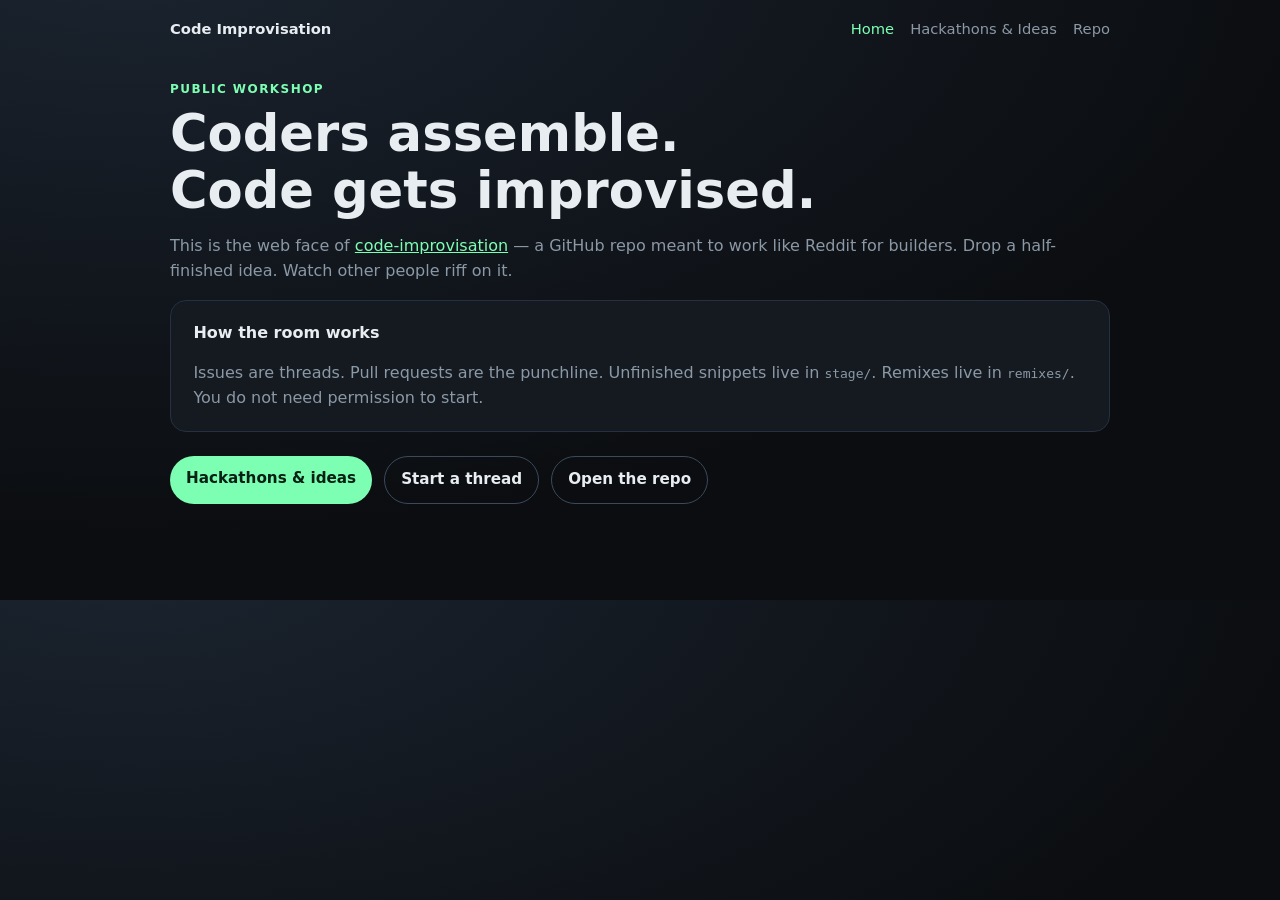
<file: site/index.html>
<!DOCTYPE html>
<html lang="en">
<head>
  <meta charset="UTF-8" />
  <meta name="viewport" content="width=device-width, initial-scale=1" />
  <title>Code Improvisation</title>
  <link rel="stylesheet" href="style.css" />
</head>
<body>
  <nav>
    <a class="brand" href="index.html">Code Improvisation</a>
    <a class="active" href="index.html">Home</a>
    <a href="hackathons.html">Hackathons & Ideas</a>
    <a href="https://github.com/crabsoupT0T/code-improvisation">Repo</a>
  </nav>
  <main>
    <div class="kicker">Public workshop</div>
    <h1>Coders assemble.<br/>Code gets improvised.</h1>
    <p>
      This is the web face of
      <a href="https://github.com/crabsoupT0T/code-improvisation">code-improvisation</a> —
      a GitHub repo meant to work like Reddit for builders.
      Drop a half-finished idea. Watch other people riff on it.
    </p>
    <div class="card">
      <strong>How the room works</strong>
      <p style="margin-bottom:0">
        Issues are threads. Pull requests are the punchline.
        Unfinished snippets live in <code>stage/</code>.
        Remixes live in <code>remixes/</code>.
        You do not need permission to start.
      </p>
    </div>
    <div class="row">
      <a class="btn" href="hackathons.html">Hackathons & ideas</a>
      <a class="btn ghost" href="https://github.com/crabsoupT0T/code-improvisation/issues/new/choose">Start a thread</a>
      <a class="btn ghost" href="https://github.com/crabsoupT0T/code-improvisation">Open the repo</a>
    </div>
  </main>
</body>
</html>
</file>
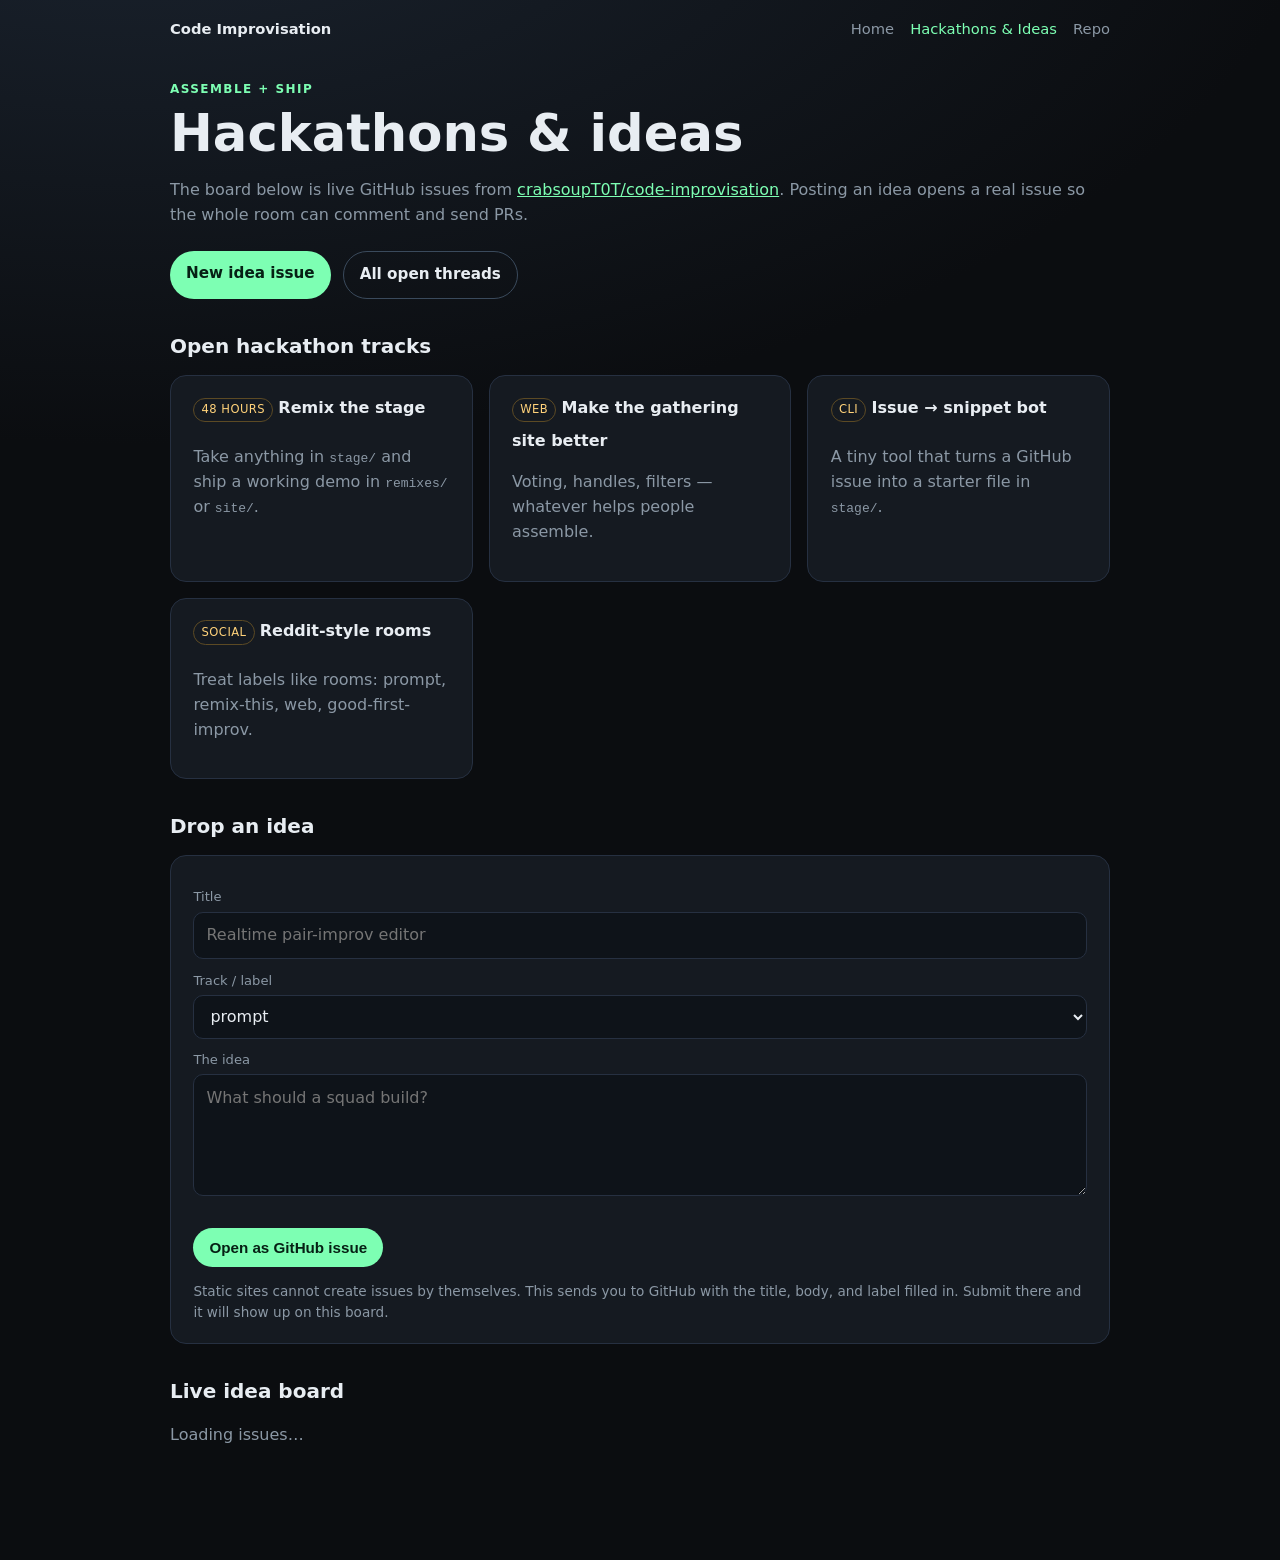
<file: site/hackathons.html>
<!DOCTYPE html>
<html lang="en">
<head>
  <meta charset="UTF-8" />
  <meta name="viewport" content="width=device-width, initial-scale=1" />
  <title>Hackathons & Ideas — Code Improvisation</title>
  <link rel="stylesheet" href="style.css" />
</head>
<body>
  <nav>
    <a class="brand" href="index.html">Code Improvisation</a>
    <a href="index.html">Home</a>
    <a class="active" href="hackathons.html">Hackathons & Ideas</a>
    <a href="https://github.com/crabsoupT0T/code-improvisation">Repo</a>
  </nav>
  <main>
    <div class="kicker">Assemble + ship</div>
    <h1>Hackathons & ideas</h1>
    <p>
      The board below is live GitHub issues from
      <a href="https://github.com/crabsoupT0T/code-improvisation/issues">crabsoupT0T/code-improvisation</a>.
      Posting an idea opens a real issue so the whole room can comment and send PRs.
    </p>

    <div class="row">
      <a class="btn" href="https://github.com/crabsoupT0T/code-improvisation/issues/new?labels=prompt&template=prompt.yml">New idea issue</a>
      <a class="btn ghost" href="https://github.com/crabsoupT0T/code-improvisation/issues?q=is%3Aissue+is%3Aopen">All open threads</a>
    </div>

    <h2>Open hackathon tracks</h2>
    <div class="grid">
      <article class="card">
        <div class="tag">48 hours</div>
        <strong>Remix the stage</strong>
        <p>Take anything in <code>stage/</code> and ship a working demo in <code>remixes/</code> or <code>site/</code>.</p>
      </article>
      <article class="card">
        <div class="tag">Web</div>
        <strong>Make the gathering site better</strong>
        <p>Voting, handles, filters — whatever helps people assemble.</p>
      </article>
      <article class="card">
        <div class="tag">CLI</div>
        <strong>Issue → snippet bot</strong>
        <p>A tiny tool that turns a GitHub issue into a starter file in <code>stage/</code>.</p>
      </article>
      <article class="card">
        <div class="tag">Social</div>
        <strong>Reddit-style rooms</strong>
        <p>Treat labels like rooms: prompt, remix-this, web, good-first-improv.</p>
      </article>
    </div>

    <h2>Drop an idea</h2>
    <form class="card" id="idea-form">
      <label for="title">Title</label>
      <input id="title" name="title" required maxlength="80" placeholder="Realtime pair-improv editor" />
      <label for="track">Track / label</label>
      <select id="track" name="track">
        <option value="prompt">prompt</option>
        <option value="remix-this">remix-this</option>
        <option value="good-first-improv">good-first-improv</option>
      </select>
      <label for="body">The idea</label>
      <textarea id="body" name="body" rows="4" required placeholder="What should a squad build?"></textarea>
      <div class="row">
        <button class="btn" type="submit">Open as GitHub issue</button>
      </div>
      <p style="margin-bottom:0;font-size:0.85rem">
        Static sites cannot create issues by themselves. This sends you to GitHub with the title, body, and label filled in. Submit there and it will show up on this board.
      </p>
    </form>

    <h2>Live idea board</h2>
    <p id="board-status">Loading issues…</p>
    <div class="grid" id="board"></div>
  </main>
  <script>
    const OWNER = "crabsoupT0T";
    const REPO = "code-improvisation";
    const API = "https://api.github.com/repos/" + OWNER + "/" + REPO + "/issues?state=open&per_page=30&sort=updated";

    function escapeHtml(s) {
      return String(s == null ? "" : s).replace(/[&<>"']/g, function (c) {
        return ({ "&": "&", "<": "<", ">": ">", '"': """, "'": "&#39;" })[c];
      });
    }

    function excerpt(text) {
      const clean = String(text || "").replace(/\r/g, "").trim();
      if (!clean) return "No description yet.";
      return clean.length > 220 ? clean.slice(0, 220) + "…" : clean;
    }

    function renderIssues(issues) {
      const board = document.getElementById("board");
      const status = document.getElementById("board-status");
      const onlyIssues = issues.filter(function (issue) { return !issue.pull_request; });

      if (!onlyIssues.length) {
        status.textContent = "No open issues yet. Be the first prompt.";
        board.innerHTML = "";
        return;
      }

      status.textContent = onlyIssues.length + " open thread" + (onlyIssues.length === 1 ? "" : "s") + " from GitHub.";
      board.innerHTML = onlyIssues.map(function (issue) {
        const labels = (issue.labels || []).map(function (l) {
          return '<span class="tag">' + escapeHtml(l.name) + "</span>";
        }).join(" ") || '<span class="tag">issue</span>';
        return (
          '<article class="card">' +
            labels +
            "<strong><a href=\"" + escapeHtml(issue.html_url) + "\">#" + issue.number + " · " + escapeHtml(issue.title) + "</a></strong>" +
            "<p>" + escapeHtml(excerpt(issue.body)) + "</p>" +
            '<div class="idea-meta">' +
              escapeHtml(issue.user && issue.user.login) +
              " · " + issue.comments + " comment" + (issue.comments === 1 ? "" : "s") +
              " · updated " + new Date(issue.updated_at).toLocaleString() +
            "</div>" +
          "</article>"
        );
      }).join("");
    }

    document.getElementById("board-status").textContent = "Loading issues from GitHub…";

    fetch(API, { headers: { Accept: "application/vnd.github+json" } })
      .then(function (res) {
        if (!res.ok) throw new Error("GitHub API " + res.status);
        return res.json();
      })
      .then(renderIssues)
      .catch(function (err) {
        document.getElementById("board-status").textContent =
          "Could not load GitHub issues (" + err.message + "). Open the repo issues tab instead.";
      });

    document.getElementById("idea-form").addEventListener("submit", function (e) {
      e.preventDefault();
      var title = document.getElementById("title").value.trim();
      var track = document.getElementById("track").value;
      var body = document.getElementById("body").value.trim();
      var prefixed = title.toLowerCase().indexOf(track) === 0 ? title : (track + ": " + title);
      var issueBody =
        "### The half-baked idea\n\n" + body +
        "\n\n### Track\n\n" + track +
        "\n\n_Filed from the Hackathons & Ideas page._\n";
      var url = "https://github.com/" + OWNER + "/" + REPO +
        "/issues/new?labels=" + encodeURIComponent(track) +
        "&title=" + encodeURIComponent(prefixed) +
        "&body=" + encodeURIComponent(issueBody);
      window.location.href = url;
    });
  </script>
</body>
</html>
</file>
<file: site/style.css>
:root {
  color-scheme: dark;
  --bg: #0b0d10;
  --fg: #e8edf2;
  --muted: #8b98a5;
  --accent: #7dffb3;
  --card: #151a21;
  --line: #263041;
  --amber: #ffd27a;
}
* { box-sizing: border-box; }
body {
  margin: 0;
  font-family: ui-sans-serif, system-ui, sans-serif;
  background: radial-gradient(1200px 600px at 10% -10%, #1b2430, var(--bg));
  color: var(--fg);
  line-height: 1.55;
}
nav {
  max-width: 980px;
  margin: 0 auto;
  padding: 1.1rem 1.25rem 0;
  display: flex;
  gap: 1rem;
  align-items: center;
  flex-wrap: wrap;
}
nav a {
  color: var(--muted);
  text-decoration: none;
  font-size: 0.92rem;
}
nav a.active, nav a:hover { color: var(--accent); }
.brand {
  color: var(--fg) !important;
  font-weight: 800;
  margin-right: auto;
}
main {
  max-width: 980px;
  margin: 0 auto;
  padding: 2.5rem 1.25rem 6rem;
}
.kicker {
  color: var(--accent);
  letter-spacing: 0.12em;
  text-transform: uppercase;
  font-size: 0.75rem;
  font-weight: 700;
}
h1 { font-size: clamp(2rem, 6vw, 3.2rem); line-height: 1.1; margin: 0.4rem 0 1rem; }
h2 { font-size: 1.25rem; margin: 2rem 0 0.8rem; }
p, li { color: var(--muted); }
.card {
  background: var(--card);
  border: 1px solid var(--line);
  border-radius: 16px;
  padding: 1.25rem 1.4rem;
  margin: 0;
}
.grid {
  display: grid;
  grid-template-columns: repeat(auto-fit, minmax(240px, 1fr));
  gap: 1rem;
}
a { color: var(--accent); }
.row { display: flex; gap: 0.75rem; flex-wrap: wrap; margin-top: 1.5rem; }
.btn {
  display: inline-block;
  padding: 0.7rem 1rem;
  border-radius: 999px;
  background: var(--accent);
  color: #062014;
  font-weight: 700;
  text-decoration: none;
  border: 0;
  cursor: pointer;
  font-size: 0.95rem;
}
.btn.ghost {
  background: transparent;
  color: var(--fg);
  border: 1px solid #3a4a5c;
}
label { display: block; font-size: 0.82rem; color: var(--muted); margin: 0.7rem 0 0.25rem; }
input, textarea, select {
  width: 100%;
  background: #0e1319;
  color: var(--fg);
  border: 1px solid var(--line);
  border-radius: 10px;
  padding: 0.65rem 0.75rem;
  font: inherit;
}
.tag {
  display: inline-block;
  font-size: 0.72rem;
  letter-spacing: 0.04em;
  text-transform: uppercase;
  color: var(--amber);
  border: 1px solid #5c4a24;
  padding: 0.15rem 0.45rem;
  border-radius: 999px;
  margin-bottom: 0.45rem;
}
.idea-meta { font-size: 0.8rem; color: #6f7d8a; margin-top: 0.6rem; }
</file>
